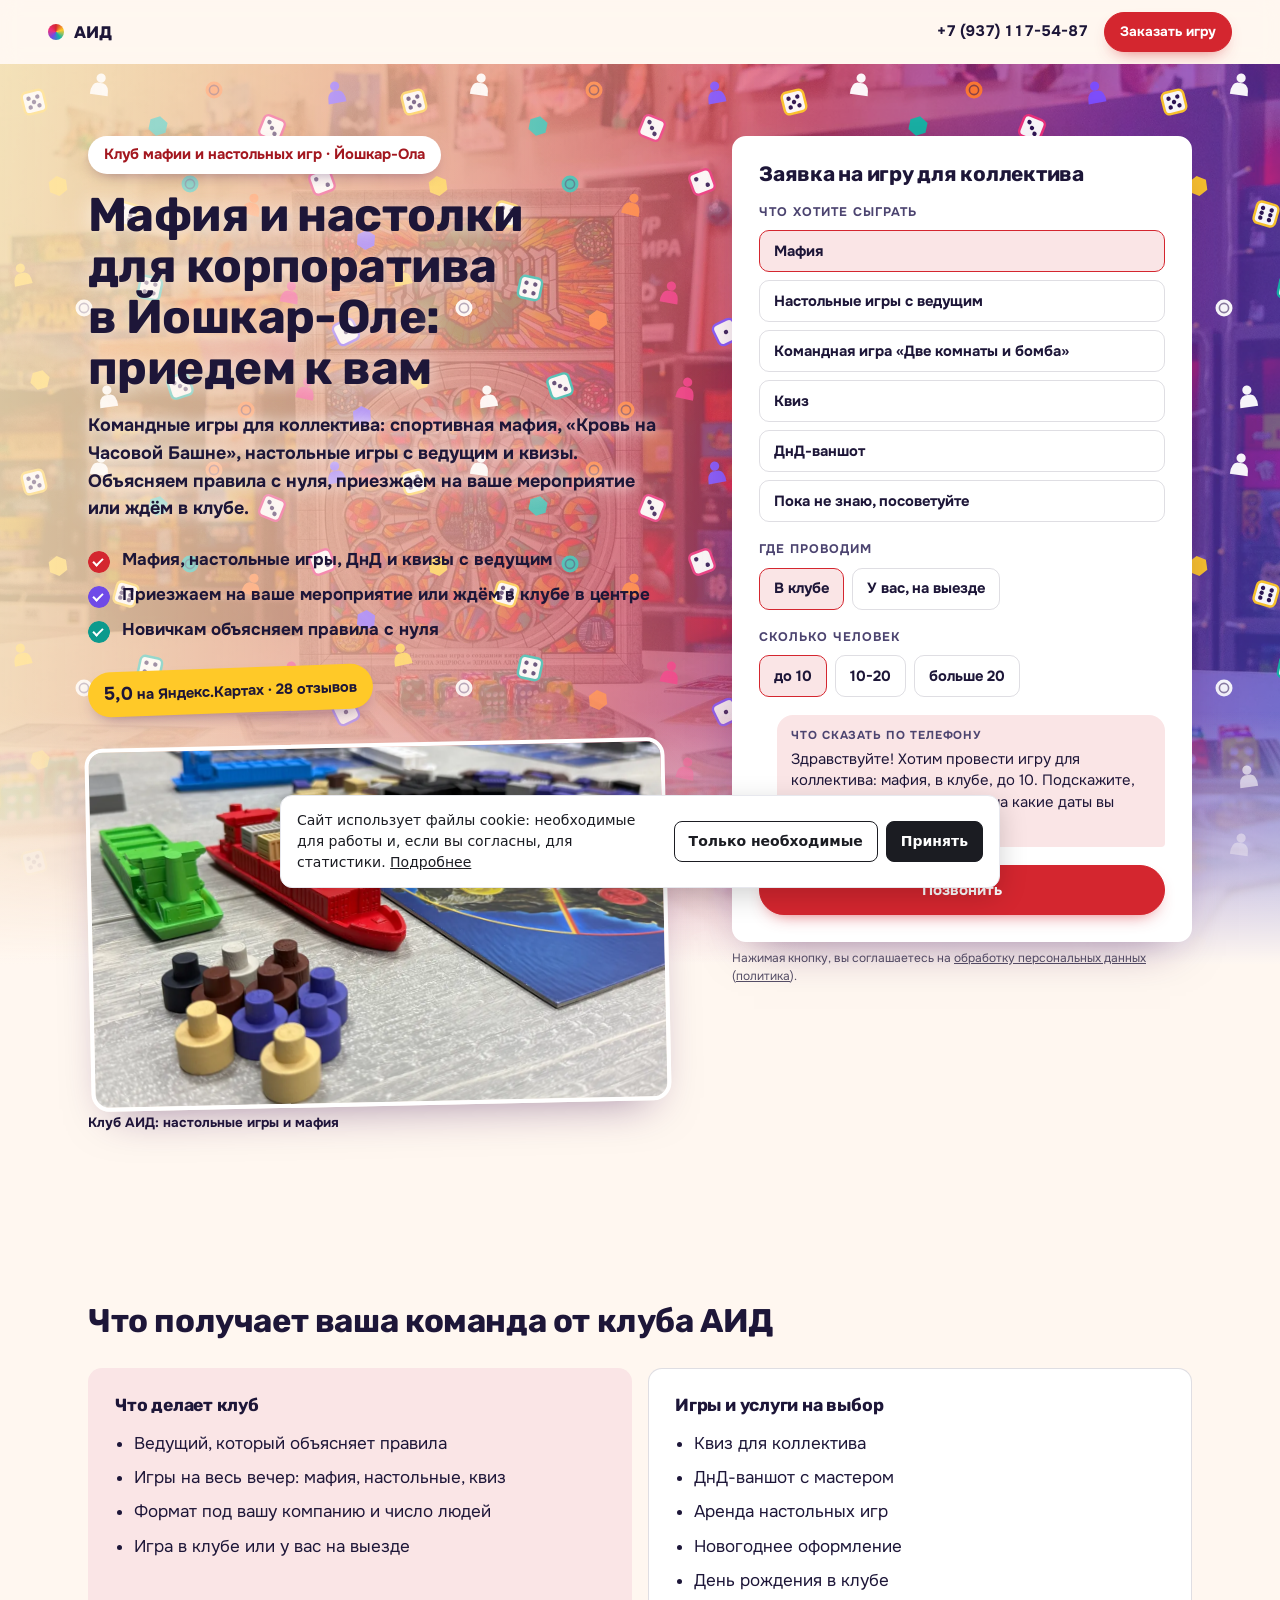
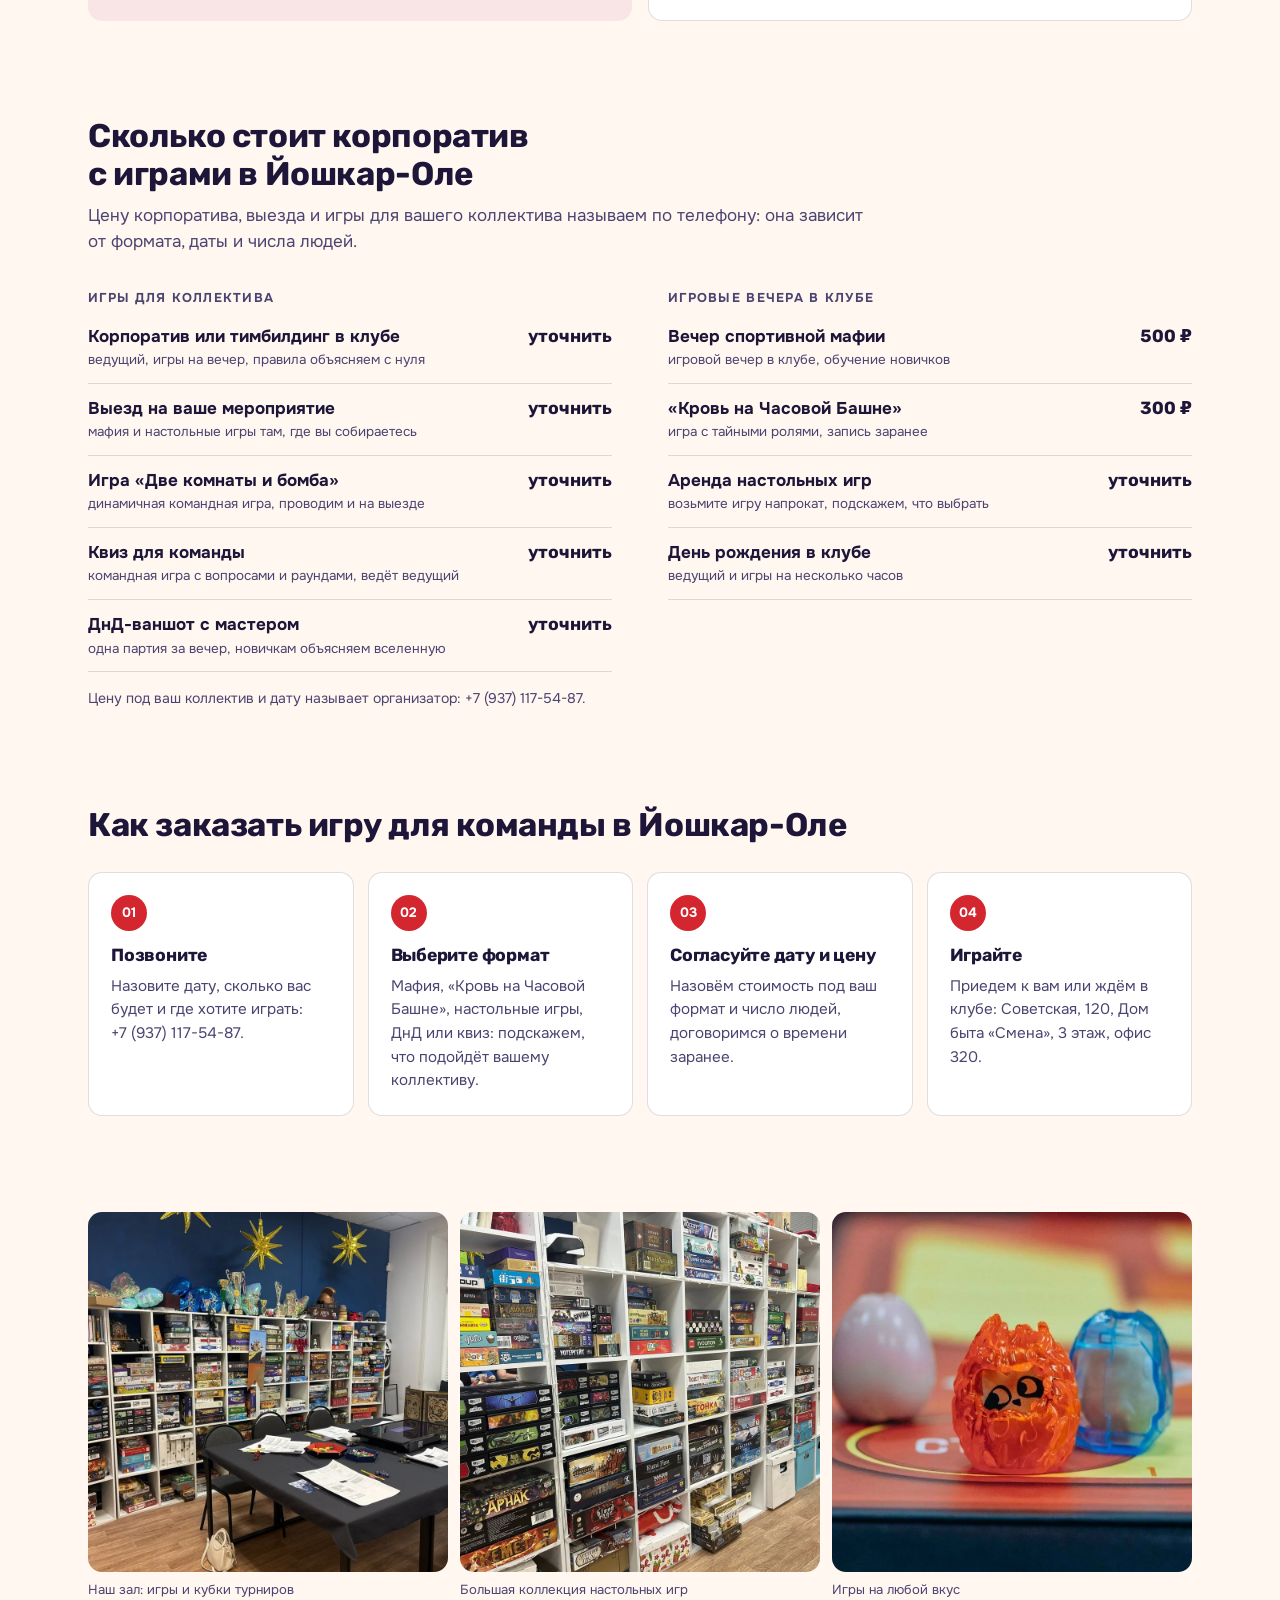
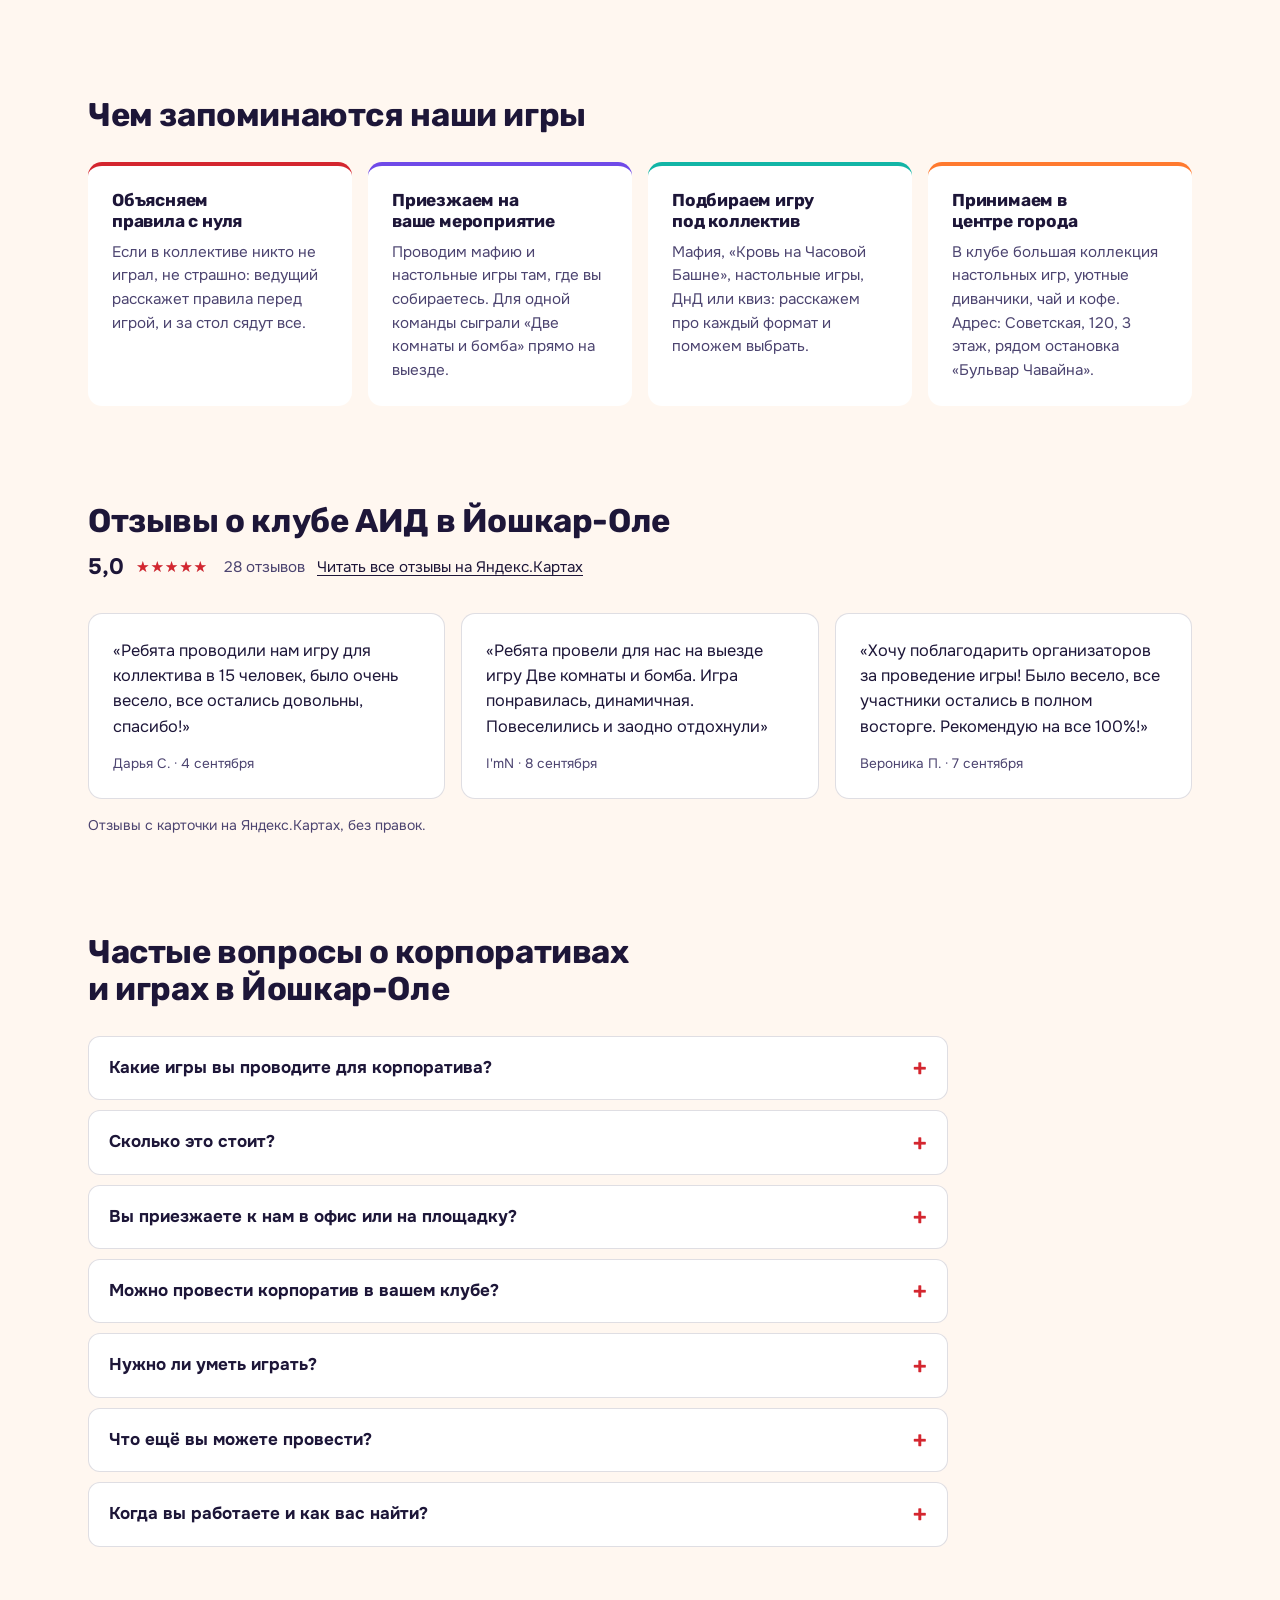
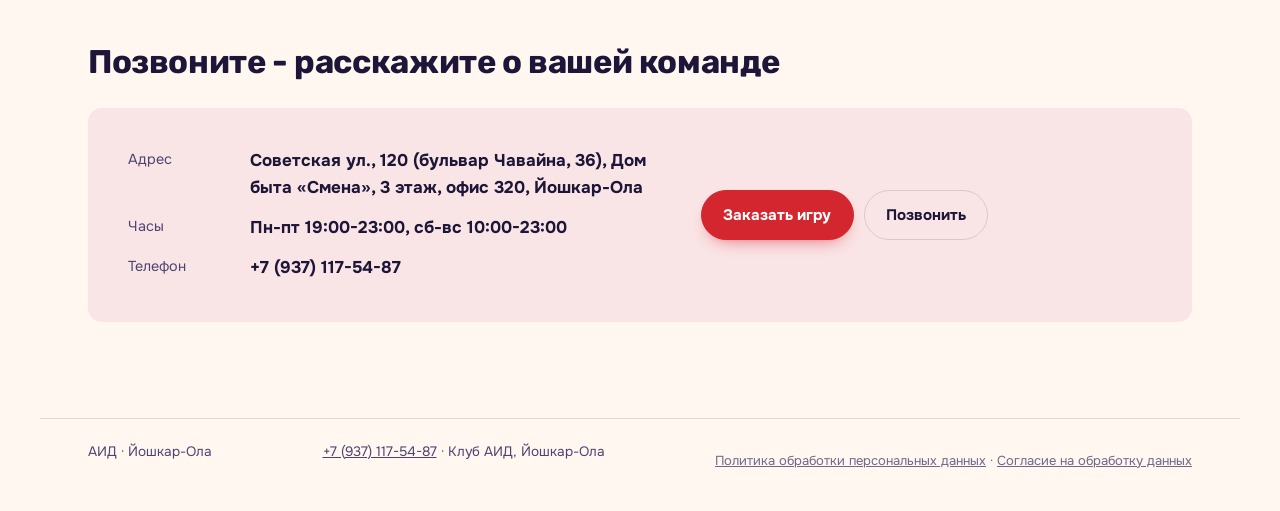
<file: index.html>
<!doctype html>
<html lang="ru">
<head>
<meta charset="utf-8">
<meta name="robots" content="noindex, nofollow" data-publish>
<meta name="viewport" content="width=device-width, initial-scale=1, viewport-fit=cover">
<title>Корпоративы, мафия и настольные игры в Йошкар-Оле - клуб АИД</title>
<link rel="canonical" href="https://ajax55sv-cell.github.io/aid-yoshkar-ola/">
<meta name="description" content="Клуб АИД в Йошкар-Оле: корпоративы и тимбилдинги с мафией, настольными играми, ДнД и квизами, выезды на ваше мероприятие. Советская, 120, 3 этаж. 5,0 на Яндекс Картах, 28 отзывов. Звоните: +7 (937) 117-54-87.">
<meta property="og:type" content="website">
<meta property="og:url" content="https://ajax55sv-cell.github.io/aid-yoshkar-ola/">
<meta property="og:site_name" content="Клуб АИД">
<meta property="og:locale" content="ru_RU">
<meta property="og:title" content="Мафия и настольные игры для корпоратива в Йошкар-Оле - клуб АИД">
<meta property="og:description" content="Клуб АИД в Йошкар-Оле: корпоративы и тимбилдинги с мафией, настольными играми, ДнД и квизами, выезды на ваше мероприятие. Советская, 120, 3 этаж. 5,0 на Яндекс Картах, 28 отзывов. Звоните: +7 (937) 117-54-87.">
<meta property="og:image" content="https://ajax55sv-cell.github.io/aid-yoshkar-ola/assets/og.jpg">
<link rel="preload" as="font" type="font/woff2" href="assets/fonts/rubik-cyrillic-700.woff2" crossorigin>
<link rel="preload" as="image" href="assets/hero.webp" fetchpriority="high">
<link rel="icon" href="data:image/svg+xml,%3Csvg xmlns=%27http://www.w3.org/2000/svg%27 viewBox=%270 0 32 32%27%3E%3Crect x=%276%27 y=%276%27 width=%2720%27 height=%2720%27 rx=%275%27 fill=%27%23d4262f%27/%3E%3C/svg%3E">
<style>
@font-face{font-family:'Rubik';font-style:normal;font-weight:700;font-display:swap;src:url('assets/fonts/rubik-cyrillic-700.woff2') format('woff2');unicode-range:U+0301,U+0400-045F,U+0490-0491,U+04B0-04B1,U+2116;}
@font-face{font-family:'Rubik';font-style:normal;font-weight:700;font-display:swap;src:url('assets/fonts/rubik-latin-700.woff2') format('woff2');unicode-range:U+0000-00FF,U+0131,U+0152-0153,U+02BB-02BC,U+02C6,U+02DA,U+02DC,U+2000-206F,U+20AC,U+2122,U+2191,U+2193,U+2212,U+2215;}
@font-face{font-family:'Onest';font-style:normal;font-weight:400;font-display:swap;src:url('assets/fonts/onest-cyrillic-400.woff2') format('woff2');unicode-range:U+0301,U+0400-045F,U+0490-0491,U+04B0-04B1,U+2116;}
@font-face{font-family:'Onest';font-style:normal;font-weight:400;font-display:swap;src:url('assets/fonts/onest-latin-400.woff2') format('woff2');unicode-range:U+0000-00FF,U+0131,U+0152-0153,U+02BB-02BC,U+02C6,U+02DA,U+02DC,U+2000-206F,U+20AC,U+2122,U+2191,U+2193,U+2212,U+2215;}
@font-face{font-family:'Onest';font-style:normal;font-weight:700;font-display:swap;src:url('assets/fonts/onest-cyrillic-700.woff2') format('woff2');unicode-range:U+0301,U+0400-045F,U+0490-0491,U+04B0-04B1,U+2116;}
@font-face{font-family:'Onest';font-style:normal;font-weight:700;font-display:swap;src:url('assets/fonts/onest-latin-700.woff2') format('woff2');unicode-range:U+0000-00FF,U+0131,U+0152-0153,U+02BB-02BC,U+02C6,U+02DA,U+02DC,U+2000-206F,U+20AC,U+2122,U+2191,U+2193,U+2212,U+2215;}

:root { --c-canvas: #fff7f0; --c-surface: #ffffff; --c-ink: #1d1638; --c-ink-soft: #4c4470; --c-accent: #d4262f; --c-accent-ink: #ffffff; --c-accent-deep: #a3171f; --f-display: 'Rubik', 'Trebuchet MS', 'Segoe UI', system-ui, sans-serif; --f-text: 'Onest', 'Segoe UI', system-ui, sans-serif; --h1k: 1; }
</style>
<link rel="stylesheet" href="style-prod.css">
<script type="application/ld+json">[{"@context":"https://schema.org","@type":"EntertainmentBusiness","name":"АИД","description":"Клуб мафии и настольных игр в Йошкар-Оле: корпоративы, тимбилдинги, выезды с мафией и настольными играми, ДнД, квизы, аренда настольных игр.","url":"https://ajax55sv-cell.github.io/aid-yoshkar-ola/","image":"https://ajax55sv-cell.github.io/aid-yoshkar-ola/assets/og.jpg","telephone":"+79371175487","openingHoursSpecification":[{"@type":"OpeningHoursSpecification","dayOfWeek":["Monday","Tuesday","Wednesday","Thursday","Friday"],"opens":"19:00","closes":"23:00"},{"@type":"OpeningHoursSpecification","dayOfWeek":["Saturday","Sunday"],"opens":"10:00","closes":"23:00"}],"address":{"@type":"PostalAddress","streetAddress":"Советская улица, 120, Дом быта «Смена», 3 этаж, офис 320","addressLocality":"Йошкар-Ола","addressRegion":"Республика Марий Эл","addressCountry":"RU"},"aggregateRating":{"@type":"AggregateRating","ratingValue":"5.0","ratingCount":"31","reviewCount":"28"},"paymentAccepted":"Наличные","hasOfferCatalog":{"@type":"OfferCatalog","name":"Игры и услуги","itemListElement":[{"@type":"Offer","itemOffered":{"@type":"Service","name":"Корпоратив с мафией и настольными играми"}},{"@type":"Offer","itemOffered":{"@type":"Service","name":"Выезд с мафией и настольными играми"}},{"@type":"Offer","itemOffered":{"@type":"Service","name":"Игра Две комнаты и бомба"}},{"@type":"Offer","itemOffered":{"@type":"Service","name":"Квиз для команды"}},{"@type":"Offer","itemOffered":{"@type":"Service","name":"ДнД-ваншот"}},{"@type":"Offer","itemOffered":{"@type":"Service","name":"Вечер спортивной мафии"}},{"@type":"Offer","itemOffered":{"@type":"Service","name":"Аренда настольных игр"}},{"@type":"Offer","itemOffered":{"@type":"Service","name":"День рождения в клубе"}}]},"sameAs":["https://yandex.ru/maps/org/aid/192075537149/","https://vk.ru/mafia_aid"]},{"@context":"https://schema.org","@type":"FAQPage","mainEntity":[{"@type":"Question","name":"Какие игры вы проводите для корпоратива?","acceptedAnswer":{"@type":"Answer","text":"Спортивную мафию, «Кровь на Часовой Башне», настольные игры с ведущим, ДнД-ваншот с мастером, квизы и командную игру «Две комнаты и бомба». Формат подбираем под коллектив: назовите число людей и дату."}},{"@type":"Question","name":"Сколько это стоит?","acceptedAnswer":{"@type":"Answer","text":"Игровой вечер спортивной мафии в клубе стоит 500 ₽, «Кровь на Часовой Башне» - 300 ₽. Цену корпоратива, выезда и игры для вашего коллектива называем по телефону: +7 (937) 117-54-87."}},{"@type":"Question","name":"Вы приезжаете к нам в офис или на площадку?","acceptedAnswer":{"@type":"Answer","text":"Да, проводим выезды с мафией и настольными играми на ваши мероприятия. Назовите дату, место и число людей, организатор подберёт игру."}},{"@type":"Question","name":"Можно провести корпоратив в вашем клубе?","acceptedAnswer":{"@type":"Answer","text":"Да, в клубе можно собраться компанией: у нас большая коллекция настольных игр, чай и кофе. Отмечаем и дни рождения. Сколько человек поместится, называем по телефону."}},{"@type":"Question","name":"Нужно ли уметь играть?","acceptedAnswer":{"@type":"Answer","text":"Нет. Правила объясняем перед игрой, новичков встречаем регулярно: ведущий помогает и подсказывает по ходу партии."}},{"@type":"Question","name":"Что ещё вы можете провести?","acceptedAnswer":{"@type":"Answer","text":"Квизы, ДнД-ваншот с мастером, игры на день рождения, новогодние вечера. Можно взять настольные игры в аренду. Что подойдёт вашей компании, подскажем по звонку."}},{"@type":"Question","name":"Когда вы работаете и как вас найти?","acceptedAnswer":{"@type":"Answer","text":"Клуб работает с понедельника по пятницу с 19:00 до 23:00, в субботу и воскресенье с 10:00 до 23:00. Адрес: Йошкар-Ола, Советская, 120 (бульвар Чавайна, 36), Дом быта «Смена», 3 этаж, офис 320."}}]}]</script>
<style>
/* legal-add */
.legal-links{margin-top:10px;font-size:13px;opacity:.8;hyphens:none}
.legal-links a{color:inherit}
.ckn{margin:8px 0 0;font-size:12px;line-height:1.45;opacity:.75;hyphens:none}
.ckn a{color:inherit;text-decoration:underline}
.ckb{position:fixed;left:12px;right:12px;bottom:12px;z-index:9999;max-width:720px;margin:0 auto;padding:14px 16px;background:#fff;color:#1b1c22;border:1px solid #e7e8ee;border-radius:12px;box-shadow:0 8px 28px rgba(0,0,0,.18);font:400 14px/1.5 system-ui,-apple-system,"Segoe UI",Arial,sans-serif;hyphens:none;display:flex;gap:12px;align-items:center;flex-wrap:wrap}
.ckb p{margin:0;flex:1 1 280px}
.ckb a{color:inherit;text-decoration:underline}
.ckb__b{display:flex;gap:8px;flex-wrap:wrap}
.ckb button{font:inherit;font-weight:600;padding:9px 14px;border-radius:8px;border:1px solid #1b1c22;background:#fff;color:#1b1c22;cursor:pointer}
.ckb button[data-v="all"]{background:#1b1c22;color:#fff}
</style>
</head>
<body class="s-prod" id="top" data-wa="" data-tg="" data-max="">
<header class="s-bar" data-s-bar>
  <a class="s-bar__brand" href="#top"><i aria-hidden="true"></i>АИД</a>
  <div class="s-bar__right">
    <a class="s-bar__tel" href="tel:+79371175487">+7 (937) 117-54-87</a>
    <a class="s-btn s-btn--sm" href="#widget">Заказать игру</a>
  </div>
</header>
<main>
  <section class="s-hero">
    <div class="s-hero__text">
      <p class="s-eyebrow">Клуб мафии и настольных игр · <span class="nw">Йошкар-Ола</span></p>
      <h1>Мафия и настолки для корпоратива в <span class="nw">Йошкар-Оле</span>: приедем к вам</h1>
      <p class="s-lead">Командные игры для коллектива: спортивная мафия, «Кровь на Часовой Башне», настольные игры с ведущим и квизы. Объясняем правила с нуля, приезжаем на ваше мероприятие или ждём в клубе.</p>
      <ul class="s-ticks"><li>Мафия, настольные игры, ДнД и квизы с ведущим</li><li>Приезжаем на ваше мероприятие или ждём в клубе в центре</li><li>Новичкам объясняем правила с нуля</li></ul>
      <p class="s-rating"><b>5,0</b> на Яндекс.Картах · 28 отзывов</p>
      <figure class="s-hero__photo"><img class="" src="assets/igra.webp" alt="Игровое поле с разноцветными корабликами и фишками на столе клуба АИД" loading="lazy" decoding="async" style="object-position:50% 45%"><figcaption>Клуб АИД: настольные игры и мафия</figcaption></figure>
    </div>
    <div class="s-hero__widget" id="widget"><form class="s-widget" data-s-calc data-base="0" data-min="0" data-min-note="минимальный заказ" data-per="{}" data-message="Здравствуйте! Хотим провести игру для коллектива: {выбор}. Подскажите, сколько это будет стоить и на какие даты вы свободны?" onsubmit="return false">
      <h2 class="s-widget__title">Заявка на игру для коллектива</h2>
      <fieldset><legend>Что хотите сыграть</legend><div class="s-chips s-chips--col"><label class="s-chip s-chip--row"><input type="radio" name="game" value="0" data-label="Мафия" data-price="0" checked><span>Мафия</span></label><label class="s-chip s-chip--row"><input type="radio" name="game" value="1" data-label="Настольные игры с ведущим" data-price="0"><span>Настольные игры с ведущим</span></label><label class="s-chip s-chip--row"><input type="radio" name="game" value="2" data-label="Командная игра «Две комнаты и бомба»" data-price="0"><span>Командная игра «Две комнаты и бомба»</span></label><label class="s-chip s-chip--row"><input type="radio" name="game" value="3" data-label="Квиз" data-price="0"><span>Квиз</span></label><label class="s-chip s-chip--row"><input type="radio" name="game" value="4" data-label="ДнД-ваншот" data-price="0"><span><span class="nw">ДнД-ваншот</span></span></label><label class="s-chip s-chip--row"><input type="radio" name="game" value="5" data-label="Пока не знаю, посоветуйте" data-price="0"><span>Пока не знаю, посоветуйте</span></label></div></fieldset>
      <fieldset><legend>Где проводим</legend><div class="s-chips"><label class="s-chip"><input type="radio" name="where" value="0" data-label="В клубе" data-price="0" checked><span>В клубе</span></label><label class="s-chip"><input type="radio" name="where" value="1" data-label="У вас, на выезде" data-price="0"><span>У вас, на выезде</span></label></div></fieldset>
      <fieldset><legend>Сколько человек</legend><div class="s-chips"><label class="s-chip"><input type="radio" name="size" value="0" data-label="до 10" data-price="0" checked><span>до 10</span></label><label class="s-chip"><input type="radio" name="size" value="1" data-label="10-20" data-price="0"><span>10-20</span></label><label class="s-chip"><input type="radio" name="size" value="2" data-label="больше 20" data-price="0"><span>больше 20</span></label></div></fieldset>
      <p class="s-total"><span>Цену назовём по телефону</span><b data-s-total>-</b></p>
      <div class="s-bubble" aria-live="polite"><span class="s-bubble__label">Что сказать по телефону</span><p data-s-bubble></p></div>
      <div class="s-send">
        <a class="s-btn s-btn--wide" href="tel:+79371175487">Позвонить</a>
        
      </div>
      </form><p class="ckn">Нажимая кнопку, вы соглашаетесь на <a href="soglasie.html">обработку персональных данных</a> (<a href="politika.html">политика</a>).</p></div>
    <figure class="s-hero__bg" aria-hidden="true"><img class="" src="assets/hero.webp" alt="Красная светящаяся вывеска AID Mafia Club, настольная игра «Саграда» с цветными кубиками и стеллажи с играми" decoding="async" style="object-position:50% 45%" fetchpriority="high"></figure>
  </section>

  <section class="s-section s-reveal">
    <header class="s-section__head"><h2>Что получает ваша команда от клуба АИД</h2></header>
    <div class="s-incl">
      <div><h3>Что делает клуб</h3><ul><li>Ведущий, который объясняет правила</li><li>Игры на весь вечер: мафия, настольные, квиз</li><li>Формат под вашу компанию и число людей</li><li>Игра в клубе или у вас на выезде</li></ul></div>
      <div><h3>Игры и услуги на выбор</h3><ul><li>Квиз для коллектива</li><li><span class="nw">ДнД-ваншот</span> с мастером</li><li>Аренда настольных игр</li><li>Новогоднее оформление</li><li>День рождения в клубе</li></ul></div>
    </div>
  </section>

  <section class="s-section s-reveal" id="prices">
    <header class="s-section__head"><h2>Сколько стоит корпоратив с играми в <span class="nw">Йошкар-Оле</span></h2><p>Цену корпоратива, выезда и игры для вашего коллектива называем по телефону: она зависит от формата, даты и числа людей.</p></header>
    <div class="s-board"><div class="s-board__group">
      <h3 class="s-board__title">Игры для коллектива</h3>
      <ul class="s-board__list">
        <li class="s-board__row"><span class="s-board__name">Корпоратив или тимбилдинг в клубе<em>ведущий, игры на вечер, правила объясняем с нуля</em></span><span class="s-board__dots" aria-hidden="true"></span><span class="s-board__price">уточнить</span></li>
        <li class="s-board__row"><span class="s-board__name">Выезд на ваше мероприятие<em>мафия и настольные игры там, где вы собираетесь</em></span><span class="s-board__dots" aria-hidden="true"></span><span class="s-board__price">уточнить</span></li>
        <li class="s-board__row"><span class="s-board__name">Игра «Две комнаты и бомба»<em>динамичная командная игра, проводим и на выезде</em></span><span class="s-board__dots" aria-hidden="true"></span><span class="s-board__price">уточнить</span></li>
        <li class="s-board__row"><span class="s-board__name">Квиз для команды<em>командная игра с вопросами и раундами, ведёт ведущий</em></span><span class="s-board__dots" aria-hidden="true"></span><span class="s-board__price">уточнить</span></li>
        <li class="s-board__row"><span class="s-board__name"><span class="nw">ДнД-ваншот</span> с мастером<em>одна партия за вечер, новичкам объясняем вселенную</em></span><span class="s-board__dots" aria-hidden="true"></span><span class="s-board__price">уточнить</span></li>
      </ul>
    </div>
<div class="s-board__group">
      <h3 class="s-board__title">Игровые вечера в клубе</h3>
      <ul class="s-board__list">
        <li class="s-board__row"><span class="s-board__name">Вечер спортивной мафии<em>игровой вечер в клубе, обучение новичков</em></span><span class="s-board__dots" aria-hidden="true"></span><span class="s-board__price">500 ₽</span></li>
        <li class="s-board__row"><span class="s-board__name">«Кровь на Часовой Башне»<em>игра с тайными ролями, запись заранее</em></span><span class="s-board__dots" aria-hidden="true"></span><span class="s-board__price">300 ₽</span></li>
        <li class="s-board__row"><span class="s-board__name">Аренда настольных игр<em>возьмите игру напрокат, подскажем, что выбрать</em></span><span class="s-board__dots" aria-hidden="true"></span><span class="s-board__price">уточнить</span></li>
        <li class="s-board__row"><span class="s-board__name">День рождения в клубе<em>ведущий и игры на несколько часов</em></span><span class="s-board__dots" aria-hidden="true"></span><span class="s-board__price">уточнить</span></li>
      </ul>
    </div></div>
    <p class="s-note">Цену под ваш коллектив и дату называет организатор: +7 (937) 117-54-87.</p>
  </section>

  <section class="s-section s-reveal">
    <header class="s-section__head"><h2>Как заказать игру для команды в <span class="nw">Йошкар-Оле</span></h2></header>
    <ol class="s-steps">
      <li class="s-steps__item"><span class="s-steps__n">01</span><h3>Позвоните</h3><p>Назовите дату, сколько вас будет и где хотите играть: +7 (937) 117-54-87.</p></li>
      <li class="s-steps__item"><span class="s-steps__n">02</span><h3>Выберите формат</h3><p>Мафия, «Кровь на Часовой Башне», настольные игры, ДнД или квиз: подскажем, что подойдёт вашему коллективу.</p></li>
      <li class="s-steps__item"><span class="s-steps__n">03</span><h3>Согласуйте дату и цену</h3><p>Назовём стоимость под ваш формат и число людей, договоримся о времени заранее.</p></li>
      <li class="s-steps__item"><span class="s-steps__n">04</span><h3>Играйте</h3><p>Приедем к вам или ждём в клубе: Советская, 120, Дом быта «Смена», 3 этаж, офис 320.</p></li>
    </ol>
  </section>

  <section class="s-photos s-reveal" aria-label="Фото клуба АИД"><h2 class="sr-only">Фото зала и настольных игр клуба АИД в <span class="nw">Йошкар-Оле</span></h2><figure><img class="" src="assets/zal.webp" alt="Зал клуба: белые стеллажи с настольными играми, кубки на синей стене, стол с листами персонажей" loading="lazy" decoding="async"><figcaption>Наш зал: игры и кубки турниров</figcaption></figure><figure><img class="" src="assets/kollektsiya.webp" alt="Стеллаж с коробками настольных игр от пола до потолка" loading="lazy" decoding="async"><figcaption>Большая коллекция настольных игр</figcaption></figure><figure><img class="" src="assets/fishki.webp" alt="Прозрачные оранжевая и голубая фишки-монстры и яйцо на игровом поле" loading="lazy" decoding="async"><figcaption>Игры на любой вкус</figcaption></figure></section>

  <section class="s-section s-reveal">
    <header class="s-section__head"><h2>Чем запоминаются наши игры</h2></header>
    <ul class="s-promises">
      <li><h3>Объясняем правила с нуля</h3><p>Если в коллективе никто не играл, не страшно: ведущий расскажет правила перед игрой, и за стол сядут все.</p></li>
      <li><h3>Приезжаем на ваше мероприятие</h3><p>Проводим мафию и настольные игры там, где вы собираетесь. Для одной команды сыграли «Две комнаты и бомба» прямо на выезде.</p></li>
      <li><h3>Подбираем игру под коллектив</h3><p>Мафия, «Кровь на Часовой Башне», настольные игры, ДнД или квиз: расскажем про каждый формат и поможем выбрать.</p></li>
      <li><h3>Принимаем в центре города</h3><p>В клубе большая коллекция настольных игр, уютные диванчики, чай и кофе. Адрес: Советская, 120, 3 этаж, рядом остановка «Бульвар Чавайна».</p></li>
    </ul>
  </section>

  <section class="s-section s-reveal">
    <header class="s-section__head s-section__head--reviews"><h2>Отзывы о клубе АИД в <span class="nw">Йошкар-Оле</span></h2><p class="s-reviews__rating"><span class="s-reviews__num">5,0</span><span class="s-reviews__stars" style="--r: 5" aria-label="рейтинг 5,0 из 5"></span><span class="s-reviews__count">28 отзывов</span><a class="s-reviews__all" href="https://yandex.ru/maps/org/aid/192075537149/" target="_blank" rel="noopener">Читать все отзывы на Яндекс.Картах</a></p></header>
    <ul class="s-reviews">
      <li><blockquote>«Ребята проводили нам игру для коллектива в 15 человек, было очень весело, все остались довольны, спасибо!»</blockquote><p class="s-reviews__who">Дарья С. · 4 сентября</p></li>
      <li><blockquote>«Ребята провели для нас на выезде игру Две комнаты и бомба. Игра понравилась, динамичная. Повеселились и заодно отдохнули»</blockquote><p class="s-reviews__who">I'mN · 8 сентября</p></li>
      <li><blockquote>«Хочу поблагодарить организаторов за проведение игры! Было весело, все участники остались в полном восторге. Рекомендую на все 100%!»</blockquote><p class="s-reviews__who">Вероника П. · 7 сентября</p></li>
    </ul>
    <p class="s-note">Отзывы с карточки на Яндекс.Картах, без правок.</p>
  </section>

  <section class="s-section s-reveal">
    <header class="s-section__head"><h2>Частые вопросы о корпоративах и играх в <span class="nw">Йошкар-Оле</span></h2></header>
    <div class="s-faq"><details><summary>Какие игры вы проводите для корпоратива?</summary><p>Спортивную мафию, «Кровь на Часовой Башне», настольные игры с ведущим, <span class="nw">ДнД-ваншот</span> с мастером, квизы и командную игру «Две комнаты и бомба». Формат подбираем под коллектив: назовите число людей и дату.</p></details><details><summary>Сколько это стоит?</summary><p>Игровой вечер спортивной мафии в клубе стоит 500 ₽, «Кровь на Часовой Башне» - 300 ₽. Цену корпоратива, выезда и игры для вашего коллектива называем по телефону: +7 (937) 117-54-87.</p></details><details><summary>Вы приезжаете к нам в офис или на площадку?</summary><p>Да, проводим выезды с мафией и настольными играми на ваши мероприятия. Назовите дату, место и число людей, организатор подберёт игру.</p></details><details><summary>Можно провести корпоратив в вашем клубе?</summary><p>Да, в клубе можно собраться компанией: у нас большая коллекция настольных игр, чай и кофе. Отмечаем и дни рождения. Сколько человек поместится, называем по телефону.</p></details><details><summary>Нужно ли уметь играть?</summary><p>Нет. Правила объясняем перед игрой, новичков встречаем регулярно: ведущий помогает и подсказывает по ходу партии.</p></details><details><summary>Что ещё вы можете провести?</summary><p>Квизы, <span class="nw">ДнД-ваншот</span> с мастером, игры на день рождения, новогодние вечера. Можно взять настольные игры в аренду. Что подойдёт вашей компании, подскажем по звонку.</p></details><details><summary>Когда вы работаете и как вас найти?</summary><p>Клуб работает с понедельника по пятницу с 19:00 до 23:00, в субботу и воскресенье с 10:00 до 23:00. Адрес: <span class="nw">Йошкар-Ола</span>, Советская, 120 (бульвар Чавайна, 36), Дом быта «Смена», 3 этаж, офис 320.</p></details></div>
  </section>

  <section class="s-section s-final s-reveal" id="contacts">
    <header class="s-section__head"><h2>Позвоните - расскажите о вашей команде</h2></header>
    <div class="s-contacts">
      <dl>
        <div><dt>Адрес</dt><dd>Советская ул., 120 (бульвар Чавайна, 36), Дом быта «Смена», 3 этаж, офис 320, <span class="nw">Йошкар-Ола</span></dd></div>
        <div><dt>Часы</dt><dd><span class="nw">Пн-пт</span> 19:00-23:00, <span class="nw">сб-вс</span> 10:00-23:00</dd></div>
        <div><dt>Телефон</dt><dd><a href="tel:+79371175487">+7 (937) 117-54-87</a></dd></div>
      </dl>
      <div class="s-contacts__actions">
        <a class="s-btn" href="#widget">Заказать игру</a>
        <a class="s-btn s-btn--ghost" href="tel:+79371175487">Позвонить</a>
        
      </div>
    </div>
  </section>
</main>
<footer class="s-foot"><p>АИД · <span class="nw">Йошкар-Ола</span></p><p><a href="tel:+79371175487">+7 (937) 117-54-87</a> · Клуб АИД, <span class="nw">Йошкар-Ола</span></p><p class="legal-links"><a href="politika.html">Политика обработки персональных данных</a> · <a href="soglasie.html">Согласие на обработку данных</a></p></footer>
<nav class="s-dock" aria-label="Быстрая связь"><a class="s-btn" href="#widget">Заказать игру</a><a class="s-btn s-btn--ghost" href="tel:+79371175487">Позвонить</a></nav>
<script src="style.js" defer></script>
<script>
(function(){var K='cookie-choice';try{if(localStorage.getItem(K))return}catch(e){}
var b=document.createElement('div');b.className='ckb';b.setAttribute('role','dialog');b.setAttribute('aria-label','Файлы cookie');
b.innerHTML='<p>Сайт использует файлы cookie: необходимые для работы и, если вы согласны, для статистики. <a href="politika.html">Подробнее</a></p><div class="ckb__b"><button type="button" data-v="necessary">Только необходимые</button><button type="button" data-v="all">Принять</button></div>';
b.addEventListener('click',function(e){var v=e.target.getAttribute&&e.target.getAttribute('data-v');if(!v)return;try{localStorage.setItem(K,v)}catch(x){}try{document.dispatchEvent(new CustomEvent('cookie-choice',{detail:v}))}catch(x){}b.remove()});
document.body.appendChild(b)})();
</script>
<!-- legal-add -->
</body>
</html>
</file>
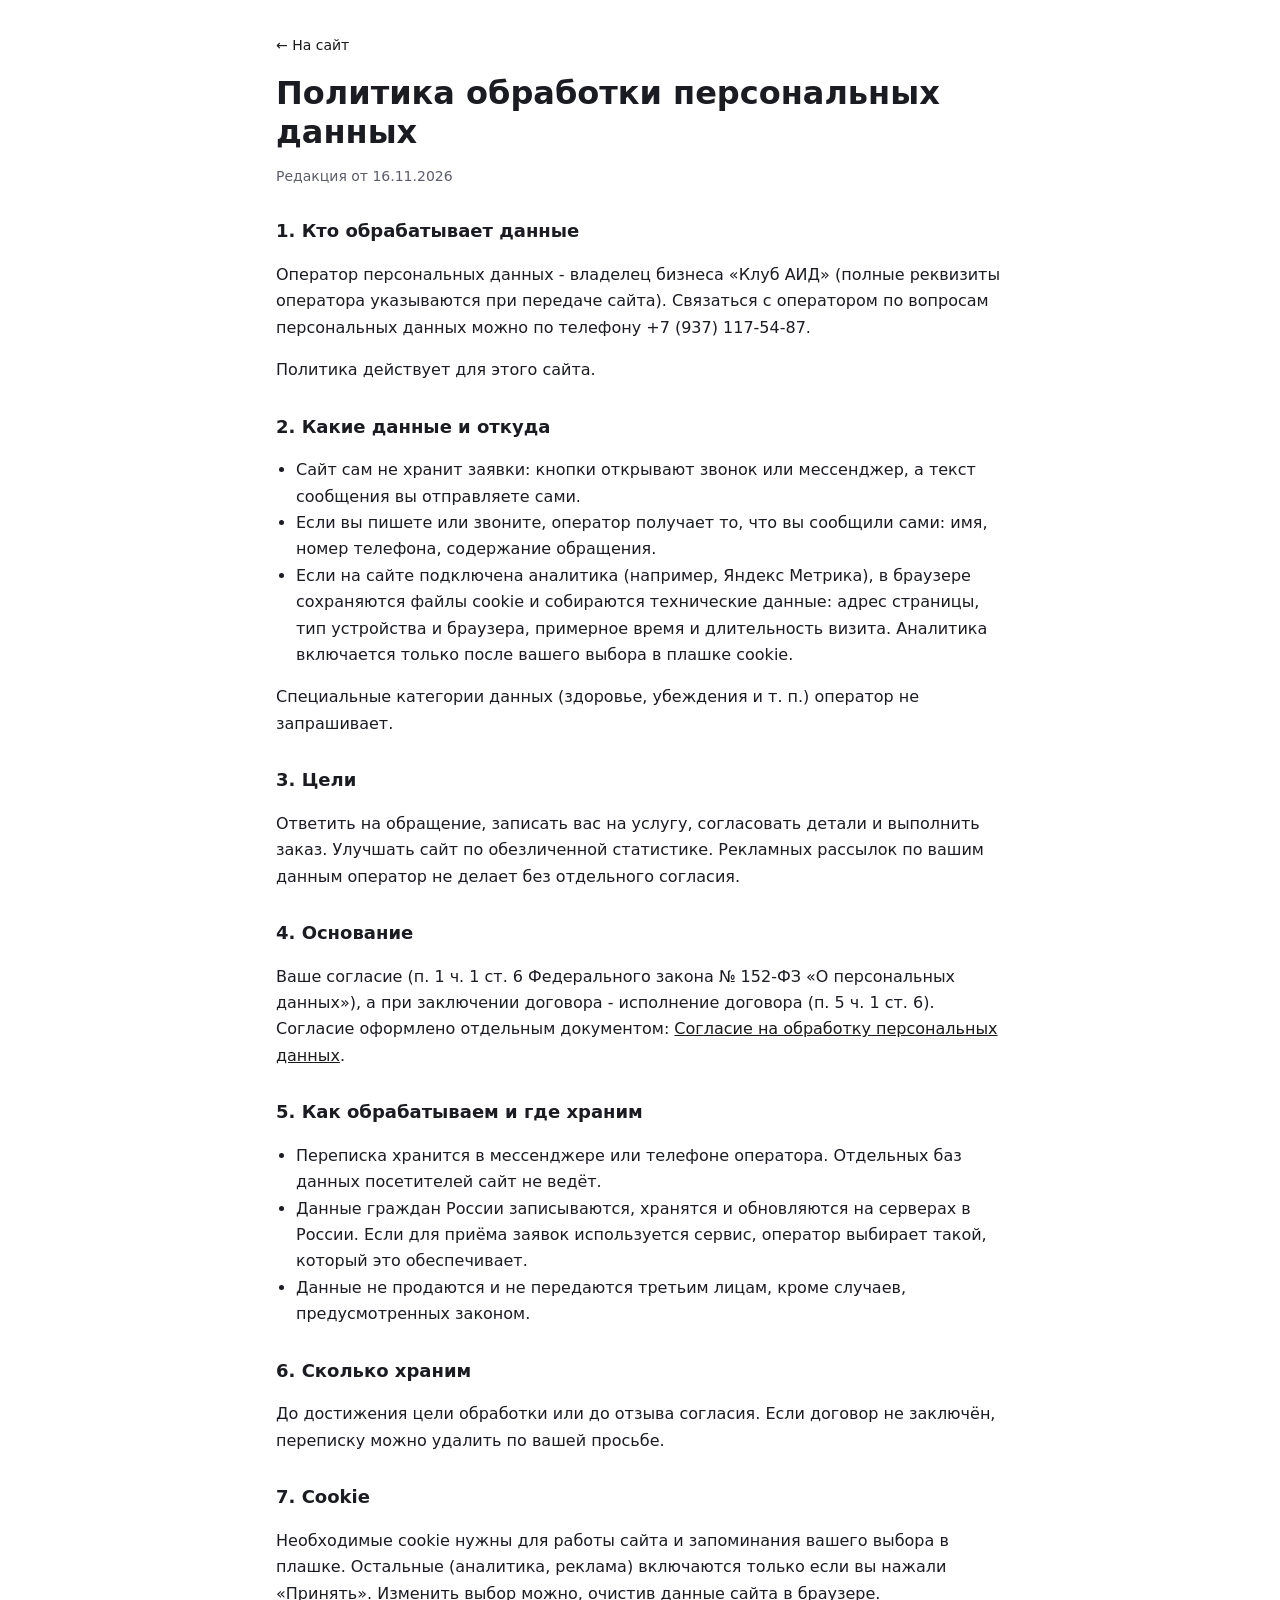
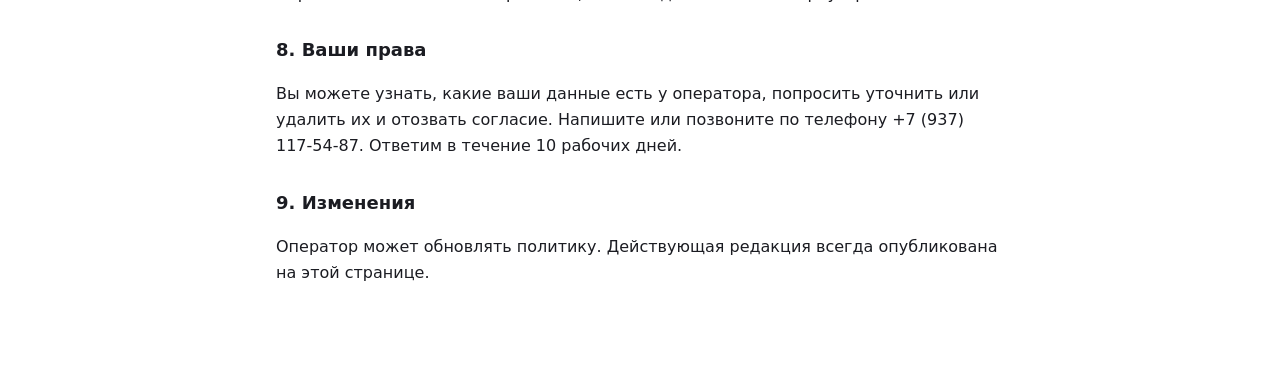
<file: politika.html>
<!doctype html>
<html lang="ru">
<head>
<meta charset="utf-8">
<meta name="viewport" content="width=device-width, initial-scale=1">
<title>Политика обработки персональных данных - Клуб АИД</title>
<style>:root{--accent:#1a1a1a;--ink:#1b1c22;--ink-2:#5b5d68;--line:#e7e8ee}
*{box-sizing:border-box}
html,body,h1,h2,p,li{hyphens:none;-webkit-hyphens:none}
body{margin:0;background:#fff;color:var(--ink);font:400 16px/1.65 system-ui,-apple-system,"Segoe UI",Arial,sans-serif}
main{max-width:760px;margin:0 auto;padding:32px 16px 64px}
a{color:var(--accent)}
h1{font-size:clamp(24px,4vw,32px);line-height:1.2;margin:16px 0 6px}
h2{font-size:18px;margin:28px 0 8px}
.muted{color:var(--ink-2);font-size:14px}
.back{font-size:14px;text-decoration:none}
ul{padding-left:20px}</style>
</head>
<body>
<main>
<a class="back" href="./">← На сайт</a>
<h1>Политика обработки персональных данных</h1>
<p class="muted">Редакция от 16.11.2026</p>

<h2>1. Кто обрабатывает данные</h2>
<p>Оператор персональных данных - владелец бизнеса «Клуб АИД» (полные реквизиты оператора указываются при передаче сайта). Связаться с оператором по вопросам персональных данных можно по телефону +7 (937) 117-54-87.</p>
<p>Политика действует для этого сайта.</p>

<h2>2. Какие данные и откуда</h2>
<ul>
<li>Сайт сам не хранит заявки: кнопки открывают звонок или мессенджер, а текст сообщения вы отправляете сами.</li>
<li>Если вы пишете или звоните, оператор получает то, что вы сообщили сами: имя, номер телефона, содержание обращения.</li>
<li>Если на сайте подключена аналитика (например, Яндекс Метрика), в браузере сохраняются файлы cookie и собираются технические данные: адрес страницы, тип устройства и браузера, примерное время и длительность визита. Аналитика включается только после вашего выбора в плашке cookie.</li>
</ul>
<p>Специальные категории данных (здоровье, убеждения и т. п.) оператор не запрашивает.</p>

<h2>3. Цели</h2>
<p>Ответить на обращение, записать вас на услугу, согласовать детали и выполнить заказ. Улучшать сайт по обезличенной статистике. Рекламных рассылок по вашим данным оператор не делает без отдельного согласия.</p>

<h2>4. Основание</h2>
<p>Ваше согласие (п. 1 ч. 1 ст. 6 Федерального закона № 152-ФЗ «О персональных данных»), а при заключении договора - исполнение договора (п. 5 ч. 1 ст. 6). Согласие оформлено отдельным документом: <a href="soglasie.html">Согласие на обработку персональных данных</a>.</p>

<h2>5. Как обрабатываем и где храним</h2>
<ul>
<li>Переписка хранится в мессенджере или телефоне оператора. Отдельных баз данных посетителей сайт не ведёт.</li>
<li>Данные граждан России записываются, хранятся и обновляются на серверах в России. Если для приёма заявок используется сервис, оператор выбирает такой, который это обеспечивает.</li>
<li>Данные не продаются и не передаются третьим лицам, кроме случаев, предусмотренных законом.</li>
</ul>

<h2>6. Сколько храним</h2>
<p>До достижения цели обработки или до отзыва согласия. Если договор не заключён, переписку можно удалить по вашей просьбе.</p>

<h2>7. Cookie</h2>
<p>Необходимые cookie нужны для работы сайта и запоминания вашего выбора в плашке. Остальные (аналитика, реклама) включаются только если вы нажали «Принять». Изменить выбор можно, очистив данные сайта в браузере.</p>

<h2>8. Ваши права</h2>
<p>Вы можете узнать, какие ваши данные есть у оператора, попросить уточнить или удалить их и отозвать согласие. Напишите или позвоните по телефону +7 (937) 117-54-87. Ответим в течение 10 рабочих дней.</p>

<h2>9. Изменения</h2>
<p>Оператор может обновлять политику. Действующая редакция всегда опубликована на этой странице.</p>

</main>
</body>
</html>
</file>
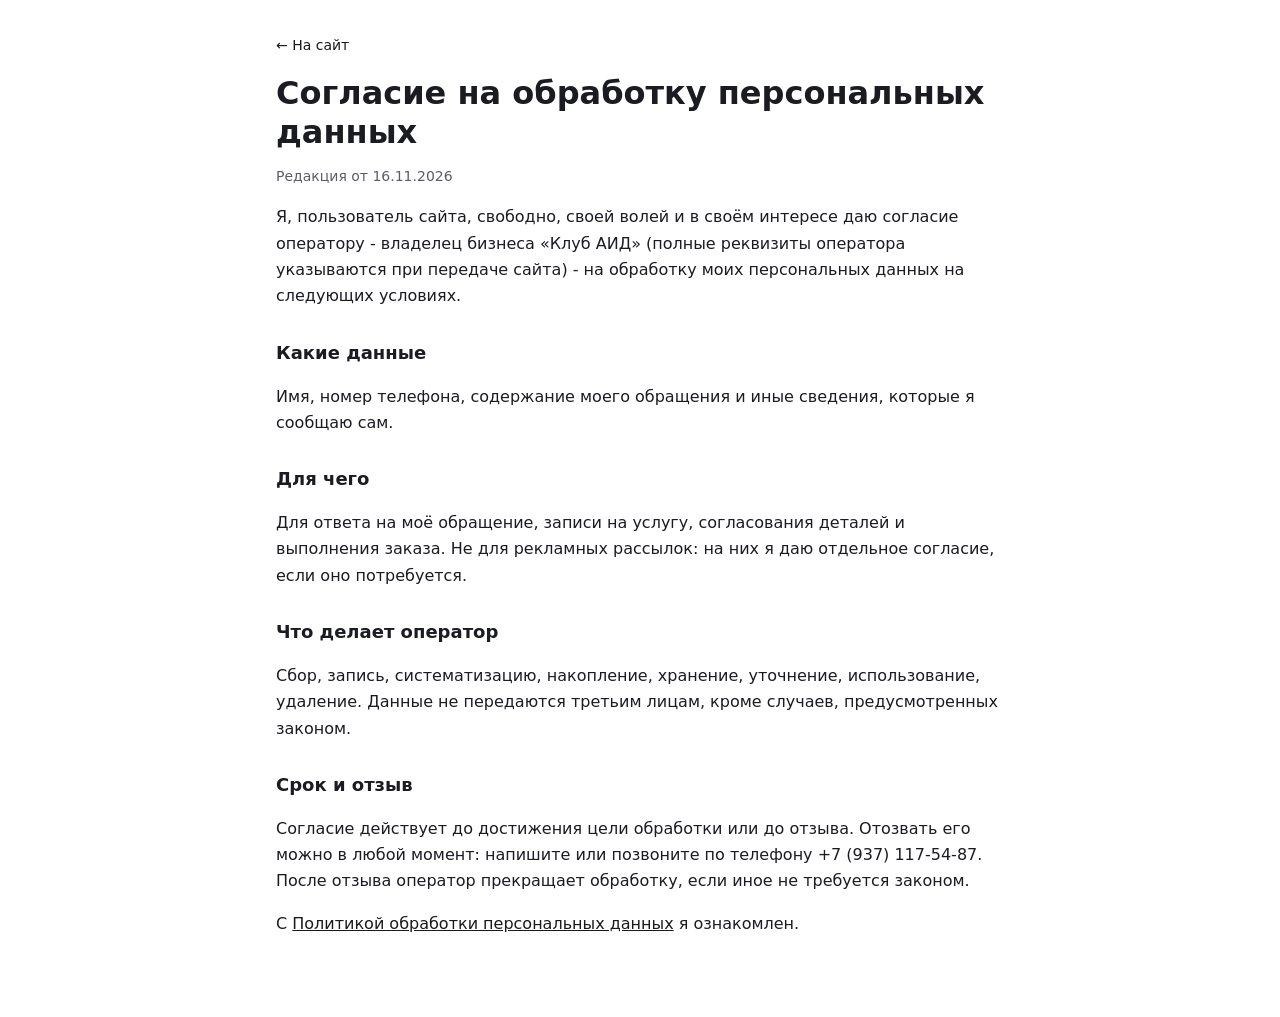
<file: soglasie.html>
<!doctype html>
<html lang="ru">
<head>
<meta charset="utf-8">
<meta name="viewport" content="width=device-width, initial-scale=1">
<title>Согласие на обработку персональных данных - Клуб АИД</title>
<style>:root{--accent:#1a1a1a;--ink:#1b1c22;--ink-2:#5b5d68;--line:#e7e8ee}
*{box-sizing:border-box}
html,body,h1,h2,p,li{hyphens:none;-webkit-hyphens:none}
body{margin:0;background:#fff;color:var(--ink);font:400 16px/1.65 system-ui,-apple-system,"Segoe UI",Arial,sans-serif}
main{max-width:760px;margin:0 auto;padding:32px 16px 64px}
a{color:var(--accent)}
h1{font-size:clamp(24px,4vw,32px);line-height:1.2;margin:16px 0 6px}
h2{font-size:18px;margin:28px 0 8px}
.muted{color:var(--ink-2);font-size:14px}
.back{font-size:14px;text-decoration:none}
ul{padding-left:20px}</style>
</head>
<body>
<main>
<a class="back" href="./">← На сайт</a>
<h1>Согласие на обработку персональных данных</h1>
<p class="muted">Редакция от 16.11.2026</p>

<p>Я, пользователь сайта, свободно, своей волей и в своём интересе даю согласие оператору - владелец бизнеса «Клуб АИД» (полные реквизиты оператора указываются при передаче сайта) - на обработку моих персональных данных на следующих условиях.</p>

<h2>Какие данные</h2>
<p>Имя, номер телефона, содержание моего обращения и иные сведения, которые я сообщаю сам.</p>

<h2>Для чего</h2>
<p>Для ответа на моё обращение, записи на услугу, согласования деталей и выполнения заказа. Не для рекламных рассылок: на них я даю отдельное согласие, если оно потребуется.</p>

<h2>Что делает оператор</h2>
<p>Сбор, запись, систематизацию, накопление, хранение, уточнение, использование, удаление. Данные не передаются третьим лицам, кроме случаев, предусмотренных законом.</p>

<h2>Срок и отзыв</h2>
<p>Согласие действует до достижения цели обработки или до отзыва. Отозвать его можно в любой момент: напишите или позвоните по телефону +7 (937) 117-54-87. После отзыва оператор прекращает обработку, если иное не требуется законом.</p>

<p>С <a href="politika.html">Политикой обработки персональных данных</a> я ознакомлен.</p>

</main>
</body>
</html>
</file>
<file: style-prod.css>
/* Стиль «Продающий»: лендинг под заявки. Главная деталь – калькулятор или онлайн-запись на первом экране
   и живое «сообщение-превью», которое уходит владельцу в мессенджер. Цвета и шрифты – из палитры ниши. */
*, *::before, *::after { box-sizing: border-box; }
:root {
  --hair: color-mix(in srgb, var(--c-ink) 14%, transparent);
  --tint: color-mix(in srgb, var(--c-accent) 12%, var(--c-surface));
  --wrap: 1200px; --gut: clamp(16px, 4vw, 48px);
  --r: 14px;
  --shadow: 0 18px 50px -18px color-mix(in srgb, #000 55%, transparent);
}
html { scroll-behavior: smooth; -webkit-text-size-adjust: 100%; overflow-x: clip; }
body { margin: 0; background: var(--c-canvas); color: var(--c-ink); font: 400 17px/1.55 var(--f-text); -webkit-font-smoothing: antialiased; }
img { display: block; max-width: 100%; }
a { color: inherit; }
h1, h2, h3 { font-family: var(--f-display); font-weight: 700; line-height: 1.06; margin: 0; letter-spacing: -.015em; text-wrap: balance; }
p { margin: 0; }
fieldset { border: 0; margin: 0; padding: 0; min-width: 0; }
:focus-visible { outline: 2px solid var(--c-accent); outline-offset: 3px; border-radius: 4px; }

.s-btn { display: inline-flex; align-items: center; justify-content: center; min-height: 50px; padding: 0 1.4em; border-radius: 999px;
  background: var(--c-accent); color: var(--c-accent-ink); font: 700 .95rem/1.1 var(--f-text); text-decoration: none; border: 1px solid var(--c-accent);
  text-align: center; transition: filter .2s ease, transform .2s ease; cursor: pointer; }
.s-btn:hover { filter: brightness(1.07); }
.s-btn:active { transform: translateY(1px); }
.s-btn--sm { min-height: 40px; padding: 0 1.1em; font-size: .85rem; }
.s-btn--ghost { background: transparent; color: var(--c-ink); border-color: var(--hair); font-weight: 600; }
.s-btn--wide { flex: 1; }

/* шапка */
.s-bar { position: sticky; top: 0; z-index: 30; display: flex; align-items: center; justify-content: space-between; gap: 16px;
  padding: 10px var(--gut); background: color-mix(in srgb, var(--c-canvas) 88%, transparent); -webkit-backdrop-filter: blur(10px); backdrop-filter: blur(10px); }
.s-bar.is-scrolled { box-shadow: 0 1px 0 var(--hair); }
.s-bar__brand { font: 700 1rem/1 var(--f-display); text-decoration: none; display: inline-flex; align-items: center; gap: .6em; min-height: 44px; white-space: nowrap; min-width: 0; }
.s-bar__brand i { width: .75em; height: .75em; border-radius: 50%; background: var(--c-accent); }
.s-bar__right { display: flex; align-items: center; gap: 16px; }
.s-bar__tel { text-decoration: none; font-weight: 700; font-size: .95rem; font-variant-numeric: tabular-nums; }

main { max-width: var(--wrap); margin: 0 auto; padding: 0 var(--gut); }

/* первый экран: текст слева, виджет справа, фото ниши – приглушённым фоном */
.s-hero { position: relative; display: grid; grid-template-columns: minmax(0, 1fr) minmax(0, 460px); gap: clamp(28px, 5vw, 64px); align-items: start;
  padding: clamp(32px, 6vw, 72px) 0 clamp(40px, 6vw, 72px); isolation: isolate; }
.s-hero__bg { position: absolute; z-index: -1; margin: 0; top: 0; left: calc(50% - 50vw); width: 100vw; height: min(78%, 620px); overflow: hidden; }
.s-hero__bg img { width: 100%; height: 100%; object-fit: cover; opacity: .3; filter: saturate(.85); }
.s-hero__bg::after { content: ""; position: absolute; inset: 0; background: linear-gradient(180deg, color-mix(in srgb, var(--c-canvas) 40%, transparent), var(--c-canvas) 96%); }
/* фото бизнеса крупно в левой колонке: владелец узнаёт своё место с первого экрана */
.s-hero__photo { margin: 30px 0 0; }
.s-hero__photo img { width: 100%; aspect-ratio: 16 / 9; object-fit: cover; border-radius: var(--r); border: 1px solid var(--hair); }
.s-hero__photo figcaption { margin-top: 8px; font-size: .84rem; color: var(--c-ink-soft); }
.s-eyebrow { display: inline-block; font-size: .8rem; font-weight: 700; letter-spacing: .1em; text-transform: uppercase; color: var(--c-accent-deep, var(--c-accent)); margin-bottom: 16px; }
.s-hero h1 { font-size: calc(clamp(2.1rem, 4.4vw, 3.7rem) * var(--h1k, 1)); overflow-wrap: normal; hyphens: none; }
.s-lead { margin-top: 18px; font-size: 1.12rem; color: var(--c-ink-soft); max-width: 32em; }
.s-ticks { list-style: none; margin: 26px 0 0; padding: 0; display: grid; gap: 12px; }
.s-ticks li { position: relative; padding-left: 34px; font-weight: 600; line-height: 1.35; }
.s-ticks li::before { content: ""; position: absolute; left: 0; top: .1em; width: 22px; height: 22px; border-radius: 50%; background: var(--c-accent);
  -webkit-mask: radial-gradient(circle, #000 0 100%); }
.s-ticks li::after { content: ""; position: absolute; left: 7px; top: calc(.1em + 5px); width: 6px; height: 10px; border: solid var(--c-accent-ink); border-width: 0 2px 2px 0; transform: rotate(45deg); }
.s-rating { margin-top: 26px; font-size: .92rem; color: var(--c-ink-soft); }
.s-rating b { color: var(--c-ink); font-size: 1.1rem; }

/* виджет */
.s-hero__widget { position: sticky; top: 76px; }
.s-widget { background: var(--c-surface); border-radius: var(--r); padding: 24px; box-shadow: var(--shadow); display: grid; gap: 18px; border: 1px solid var(--hair); }
.s-widget__title { font-size: 1.3rem; }
.s-widget legend, .s-range label { font-size: .78rem; font-weight: 700; letter-spacing: .08em; text-transform: uppercase; color: var(--c-ink-soft); margin-bottom: 8px; padding: 0; }
.s-chips { display: flex; flex-wrap: wrap; gap: 8px; }
.s-chips--col { flex-direction: column; flex-wrap: nowrap; }
.s-chip { position: relative; display: inline-flex; align-items: center; gap: 10px; min-height: 42px; padding: 8px 14px; border-radius: 10px; border: 1px solid var(--hair);
  cursor: pointer; font-size: .92rem; font-weight: 600; transition: border-color .15s ease, background-color .15s ease; }
.s-chip--row { justify-content: space-between; }
.s-chip--row b { font-weight: 700; white-space: nowrap; font-variant-numeric: tabular-nums; }
.s-chip--row b small { font-weight: 500; color: var(--c-ink-soft); }
.s-chip__p { font-weight: 500; font-size: .8rem; color: var(--c-ink-soft); white-space: nowrap; }
.s-chip input { position: absolute; opacity: 0; pointer-events: none; }
.s-chip:has(input:checked) { border-color: var(--c-accent); background: var(--tint); }
.s-chip:has(input:focus-visible) { outline: 2px solid var(--c-accent); outline-offset: 2px; }
.s-chip[aria-disabled="true"] { opacity: .4; cursor: default; }
.s-check { display: flex; align-items: center; gap: 10px; font-weight: 600; font-size: .92rem; cursor: pointer; }
.s-check input { width: 20px; height: 20px; accent-color: var(--c-accent); }
.s-check b { margin-left: auto; font-variant-numeric: tabular-nums; }
.s-range { display: grid; gap: 6px; }
.s-range label { display: flex; justify-content: space-between; margin: 0; }
.s-range label b { color: var(--c-ink); font-size: 1rem; font-weight: 700; letter-spacing: 0; text-transform: none; font-variant-numeric: tabular-nums; }
.s-range input { width: 100%; accent-color: var(--c-accent); height: 28px; }
.s-total { display: flex; align-items: baseline; justify-content: space-between; gap: 12px; padding-top: 14px; border-top: 1px solid var(--hair); }
.s-total span { color: var(--c-ink-soft); font-weight: 600; }
.s-total b { font: 700 1.9rem/1 var(--f-display); font-variant-numeric: tabular-nums; color: var(--c-accent); }

/* сообщение-превью: пузырь чата */
.s-bubble { position: relative; background: var(--tint); border-radius: 16px 16px 4px 16px; padding: 12px 14px; margin-left: 18px; }
.s-bubble__label { display: block; font-size: .72rem; font-weight: 700; letter-spacing: .08em; text-transform: uppercase; color: var(--c-ink-soft); margin-bottom: 4px; }
.s-bubble p { font-size: .93rem; line-height: 1.45; }
.s-send { display: flex; gap: 8px; }
.s-send__note { font-size: .82rem; color: var(--c-accent-deep, var(--c-accent)); }
.s-demo { font-size: .78rem; color: var(--c-ink-soft); }

/* секции */
.s-section { padding: clamp(56px, 8vw, 96px) 0 0; }
.s-section__head { display: grid; gap: 10px; margin-bottom: 28px; max-width: 46em; }
.s-section__head h2 { font-size: clamp(1.7rem, 3.2vw, 2.5rem); }
.s-section__head p { color: var(--c-ink-soft); }
.s-note { margin-top: 16px; font-size: .88rem; color: var(--c-ink-soft); max-width: 52em; }

.s-incl { display: grid; grid-template-columns: 1fr 1fr; gap: 16px; }
.s-incl > div { background: var(--c-surface); border-radius: var(--r); padding: 26px; border: 1px solid var(--hair); }
.s-incl > div:first-child { background: var(--tint); border-color: transparent; }
.s-incl h3 { font-size: 1.1rem; margin-bottom: 14px; }
.s-incl ul { margin: 0; padding-left: 1.1em; display: grid; gap: 8px; }

.s-board { display: grid; grid-template-columns: repeat(auto-fit, minmax(min(100%, 420px), 1fr)); gap: 12px 56px; }
.s-board__title { font: 700 .8rem var(--f-text); letter-spacing: .1em; text-transform: uppercase; color: var(--c-ink-soft); margin: 6px 0; }
.s-board__list { list-style: none; margin: 0; padding: 0; }
.s-board__row { display: flex; align-items: baseline; gap: 10px; padding: 12px 0; border-bottom: 1px solid var(--hair); }
.s-board__name { font-weight: 600; }
.s-board__name em { display: block; font-style: normal; font-size: .84rem; color: var(--c-ink-soft); font-weight: 400; }
.s-board__dots { flex: 1; }
.s-board__price { font: 700 1.1rem/1 var(--f-display); font-variant-numeric: tabular-nums; white-space: nowrap; }
.s-board__price small { font: 500 .78rem var(--f-text); color: var(--c-ink-soft); }

.s-steps { list-style: none; margin: 0; padding: 0; display: grid; grid-template-columns: repeat(auto-fit, minmax(min(100%, 170px), 1fr)); gap: 14px; }
.s-steps__item { background: var(--c-surface); border-radius: var(--r); padding: 22px; border: 1px solid var(--hair); }
.s-steps__n { display: inline-grid; place-items: center; width: 36px; height: 36px; border-radius: 50%; background: var(--c-accent); color: var(--c-accent-ink); font: 700 .85rem var(--f-text); }
.s-steps h3 { font-size: 1.1rem; margin-top: 14px; overflow-wrap: normal; hyphens: none; }
.s-steps__item { min-width: 0; }
.s-steps p { margin-top: 8px; color: var(--c-ink-soft); font-size: .95rem; }

.s-photos { display: grid; grid-template-columns: repeat(3, 1fr); gap: 12px; padding-top: clamp(56px, 8vw, 96px); }
.s-photos figure { margin: 0; }
.s-photos img { width: 100%; aspect-ratio: 1 / 1; object-fit: cover; border-radius: var(--r); }
.s-photos figcaption { font-size: .82rem; color: var(--c-ink-soft); margin-top: 8px; }

.s-promises { list-style: none; margin: 0; padding: 0; display: grid; grid-template-columns: repeat(auto-fit, minmax(min(100%, 260px), 1fr)); gap: 16px; }
.s-promises li { border-radius: var(--r); padding: 24px; background: var(--c-surface); border-top: 4px solid var(--c-accent); display: grid; gap: 8px; align-content: start; }
.s-promises h3 { font-size: 1.08rem; }
.s-promises p { color: var(--c-ink-soft); font-size: .95rem; }

.s-reviews { list-style: none; margin: 0; padding: 0; display: grid; grid-template-columns: repeat(auto-fit, minmax(min(100%, 280px), 1fr)); gap: 16px; }
.s-reviews li { background: var(--c-surface); border-radius: var(--r); padding: 24px; display: grid; gap: 14px; align-content: start; border: 1px solid var(--hair); }
.s-reviews blockquote { margin: 0; font-size: 1.02rem; }
.s-reviews__who { font-size: .85rem; color: var(--c-ink-soft); }
.s-section__head--reviews { max-width: none; }
.s-reviews__rating { display: flex; flex-wrap: wrap; align-items: center; gap: 6px 12px; color: var(--c-ink-soft); font-size: .95rem; }
.s-reviews__num { font-weight: 700; font-size: 1.4rem; color: var(--c-ink); }
.s-reviews__stars { --r: 5; display: inline-block; width: 5em; height: 1em; font-size: .95rem; line-height: 1; letter-spacing: .05em; white-space: nowrap; color: color-mix(in srgb, var(--c-ink) 18%, transparent); position: relative; }
.s-reviews__stars::before { content: "★★★★★"; }
.s-reviews__stars::after { content: "★★★★★"; position: absolute; inset: 0; width: calc(var(--r) / 5 * 100%); overflow: hidden; color: var(--c-accent); }
.s-reviews__all { color: var(--c-ink); text-underline-offset: 3px; }
.s-reviews__all:hover { color: var(--c-accent-deep, var(--c-accent)); }

.s-faq { display: grid; gap: 10px; max-width: 860px; }
.s-faq details { background: var(--c-surface); border-radius: 12px; border: 1px solid var(--hair); }
.s-faq summary { cursor: pointer; list-style: none; padding: 18px 52px 18px 20px; font-weight: 700; position: relative; }
.s-faq summary::-webkit-details-marker { display: none; }
.s-faq summary::after { content: "+"; position: absolute; right: 20px; top: 50%; transform: translateY(-50%); font: 700 1.4rem/1 var(--f-display); color: var(--c-accent); }
.s-faq details[open] summary::after { content: "–"; }
.s-faq details p { padding: 0 20px 18px; color: var(--c-ink-soft); }

.s-contacts { display: grid; grid-template-columns: 1.2fr 1fr; gap: 32px; background: var(--tint); border-radius: var(--r); padding: clamp(22px, 4vw, 40px); align-items: center; }
.s-contacts dl { margin: 0; display: grid; gap: 14px; }
.s-contacts dl div { display: grid; grid-template-columns: 110px 1fr; gap: 12px; }
.s-contacts dt { color: var(--c-ink-soft); font-size: .9rem; }
.s-contacts dd { margin: 0; font-weight: 600; }
.s-contacts dd a { text-decoration: none; }
.s-contacts__actions { display: flex; flex-wrap: wrap; gap: 10px; }

.s-foot { max-width: var(--wrap); margin: clamp(56px, 8vw, 96px) auto 0; padding: 22px var(--gut) 40px; border-top: 1px solid var(--hair);
  display: flex; justify-content: space-between; gap: 16px; font-size: .85rem; color: var(--c-ink-soft); flex-wrap: wrap; }
.s-dock { display: none; }
.s-slot { border-bottom: 1px dashed currentColor; opacity: .75; white-space: nowrap; }

@media (prefers-reduced-motion: no-preference) {
  .s-reveal { opacity: 0; transform: translateY(14px); transition: opacity .5s ease, transform .5s cubic-bezier(.2, .7, .2, 1); }
  .s-reveal.is-in { opacity: 1; transform: none; }
  .s-hero__text, .s-hero__widget { animation: s-rise .6s cubic-bezier(.2, .7, .2, 1) both; }
  .s-hero__widget { animation-delay: .1s; }
}
@keyframes s-rise { from { opacity: 0; transform: translateY(12px); } }

@media (max-width: 960px) {
  .s-hero { grid-template-columns: 1fr; }
  .s-hero__widget { position: static; }
  .s-hero__bg { height: 420px; }
  .s-hero__photo { display: none; }
  .s-incl, .s-contacts { grid-template-columns: 1fr; }
}
@media (max-width: 640px) {
  body { font-size: 16px; padding-bottom: 76px; }
  .s-bar__tel { display: none; }
  .s-bar { gap: 10px; }
  .s-bar__brand { font-size: .92rem; overflow: hidden; text-overflow: ellipsis; }
  .s-bar .s-btn--sm { white-space: nowrap; font-size: .78rem; padding: 0 .8em; flex-shrink: 0; }
  .s-widget { padding: 18px; }
  .s-steps { grid-template-columns: 1fr; }
  .s-photos { grid-template-columns: 1fr 1fr; }
  .s-photos figure:first-child { grid-column: 1 / -1; }
  .s-photos figure:first-child img { aspect-ratio: 16 / 10; }
  .s-contacts dl div { grid-template-columns: 1fr; gap: 2px; }
  .s-send { flex-direction: column; }
  .s-dock { display: flex; gap: 8px; position: fixed; z-index: 40; left: 0; right: 0; bottom: 0; padding: 10px 12px calc(10px + env(safe-area-inset-bottom));
    background: color-mix(in srgb, var(--c-canvas) 92%, transparent); -webkit-backdrop-filter: blur(10px); backdrop-filter: blur(10px); box-shadow: 0 -1px 0 var(--hair); }
  .s-dock .s-btn { flex: 1; min-height: 48px; font-size: .88rem; padding: 0 .9em; white-space: nowrap; }
  .s-dock .s-btn:first-child { flex: 1.7; }
}

/* n10v1 */
html, body, h1, h2, h3, p, li { hyphens: none; -webkit-hyphens: none; }
.nw { white-space: nowrap; }
.sr-only .nw { white-space: normal; }
html, body { overflow-x: clip; }
.s-total { display: none; }
.sr-only { position: absolute; width: 1px; height: 1px; margin: -1px; padding: 0; overflow: hidden; clip: rect(0 0 0 0); white-space: normal; border: 0; }
:root { --shadow: 0 20px 46px -22px rgb(60 14 80 / .5); --k-red: #d4262f; --k-sun: #ffc928; --k-teal: #12b5a6; --k-violet: #6f4ae8; --k-orange: #ff7a2f; --k-pink: #ee2f7b; }
/* Rubik 700 заголовки, Onest текст */
h1, h2, h3, .s-bar__brand { font-weight: 700; letter-spacing: -.012em; }
.s-hero h1 { font-size: clamp(1.9rem, 3.7vw, 3.05rem); line-height: 1.08; }
.s-section h2, .s-final h2, .s-section__head h2 { font-size: clamp(1.45rem, 2.7vw, 2.05rem); line-height: 1.15; }
h3 { line-height: 1.25; }
.s-bar__brand { font-size: 1.05rem; white-space: nowrap; }
.s-bar__brand i { width: .95em; height: .95em; background: conic-gradient(var(--k-red), var(--k-sun), var(--k-teal), var(--k-violet), var(--k-pink), var(--k-red)); }
.s-btn { box-shadow: 0 8px 18px -10px rgb(212 38 47 / .8); }
.s-btn--ghost { box-shadow: none; }

/* ПЕРВЫЙ ЭКРАН: яркая подложка (жёлтый, оранжевый, красный клуба, фиолетовый), поверх фото с прозрачностью .4, игровое конфетти и светлая вуаль под текстом слева */
.s-hero__bg { height: min(100%, 900px); background: linear-gradient(104deg, #ffc928 0%, #ff7a2f 24%, #ee2f4b 50%, #9a2fc4 76%, #4b4fe6 100%); }
.s-hero__bg img { opacity: .4; filter: saturate(1.3); object-position: 50% 45%; }
.s-hero__bg::before { content: ""; position: absolute; inset: 0; z-index: 1; background: url("data:image/svg+xml,%3Csvg%20xmlns%3D%22http%3A%2F%2Fwww.w3.org%2F2000%2Fsvg%22%20width%3D%22380%22%20height%3D%22380%22%20viewBox%3D%220%200%20380%20380%22%3E%3Cg%20transform%3D%22translate(34%2038)%20rotate(-14)%22%3E%3Crect%20x%3D%22-11%22%20y%3D%22-11%22%20width%3D%2222%22%20height%3D%2222%22%20rx%3D%225%22%20fill%3D%22%23ffffff%22%20stroke%3D%22%23ffc928%22%20stroke-width%3D%222.5%22%2F%3E%3Ccircle%20cx%3D%22-4.5%22%20cy%3D%22-4.5%22%20r%3D%222.2%22%20fill%3D%22%232a1450%22%2F%3E%3Ccircle%20cx%3D%224.5%22%20cy%3D%22-4.5%22%20r%3D%222.2%22%20fill%3D%22%232a1450%22%2F%3E%3Ccircle%20cx%3D%220%22%20cy%3D%220%22%20r%3D%222.2%22%20fill%3D%22%232a1450%22%2F%3E%3Ccircle%20cx%3D%22-4.5%22%20cy%3D%224.5%22%20r%3D%222.2%22%20fill%3D%22%232a1450%22%2F%3E%3Ccircle%20cx%3D%224.5%22%20cy%3D%224.5%22%20r%3D%222.2%22%20fill%3D%22%232a1450%22%2F%3E%3C%2Fg%3E%3Cg%20transform%3D%22translate(100%2022)%20rotate(8)%22%20fill%3D%22%23ffffff%22%3E%3Ccircle%20cy%3D%22-8%22%20r%3D%224.6%22%2F%3E%3Cpath%20d%3D%22M-9%209Q-9%20-2%20-3%20-3L3%20-3Q9%20-2%209%209Z%22%2F%3E%3C%2Fg%3E%3Cpath%20d%3D%22M158%2052l8.7%205v10l-8.7%205l-8.7%20-5v-10Z%22%20fill%3D%22%2312b5a6%22%20transform%3D%22rotate(12%20158%2062)%22%2F%3E%3Cg%20transform%3D%22translate(214%2026)%22%3E%3Ccircle%20r%3D%228.5%22%20fill%3D%22%23ff7a2f%22%2F%3E%3Ccircle%20r%3D%224.6%22%20fill%3D%22none%22%20stroke%3D%22%232a1450%22%20stroke-width%3D%221.6%22%20opacity%3D%22.55%22%2F%3E%3C%2Fg%3E%3Cg%20transform%3D%22translate(272%2064)%20rotate(22)%22%3E%3Crect%20x%3D%22-11%22%20y%3D%22-11%22%20width%3D%2222%22%20height%3D%2222%22%20rx%3D%225%22%20fill%3D%22%23ffffff%22%20stroke%3D%22%23ee2f7b%22%20stroke-width%3D%222.5%22%2F%3E%3Ccircle%20cx%3D%22-4.5%22%20cy%3D%22-4.5%22%20r%3D%222.2%22%20fill%3D%22%232a1450%22%2F%3E%3Ccircle%20cx%3D%220%22%20cy%3D%220%22%20r%3D%222.2%22%20fill%3D%22%232a1450%22%2F%3E%3Ccircle%20cx%3D%224.5%22%20cy%3D%224.5%22%20r%3D%222.2%22%20fill%3D%22%232a1450%22%2F%3E%3C%2Fg%3E%3Cg%20transform%3D%22translate(336%2030)%20rotate(-10)%22%20fill%3D%22%237b4dff%22%3E%3Ccircle%20cy%3D%22-8%22%20r%3D%224.6%22%2F%3E%3Cpath%20d%3D%22M-9%209Q-9%20-2%20-3%20-3L3%20-3Q9%20-2%209%209Z%22%2F%3E%3C%2Fg%3E%3Cpath%20d%3D%22M58%20112l8.7%205v10l-8.7%205l-8.7%20-5v-10Z%22%20fill%3D%22%23ffc928%22%20transform%3D%22rotate(-8%2058%20122)%22%2F%3E%3Cg%20transform%3D%22translate(126%20150)%20rotate(16)%22%3E%3Crect%20x%3D%22-11%22%20y%3D%22-11%22%20width%3D%2222%22%20height%3D%2222%22%20rx%3D%225%22%20fill%3D%22%23ffffff%22%20stroke%3D%22%23ffc928%22%20stroke-width%3D%222.5%22%2F%3E%3Ccircle%20cx%3D%22-4.5%22%20cy%3D%22-5%22%20r%3D%222.2%22%20fill%3D%22%232a1450%22%2F%3E%3Ccircle%20cx%3D%224.5%22%20cy%3D%22-5%22%20r%3D%222.2%22%20fill%3D%22%232a1450%22%2F%3E%3Ccircle%20cx%3D%22-4.5%22%20cy%3D%220%22%20r%3D%222.2%22%20fill%3D%22%232a1450%22%2F%3E%3Ccircle%20cx%3D%224.5%22%20cy%3D%220%22%20r%3D%222.2%22%20fill%3D%22%232a1450%22%2F%3E%3Ccircle%20cx%3D%22-4.5%22%20cy%3D%225%22%20r%3D%222.2%22%20fill%3D%22%232a1450%22%2F%3E%3Ccircle%20cx%3D%224.5%22%20cy%3D%225%22%20r%3D%222.2%22%20fill%3D%22%232a1450%22%2F%3E%3C%2Fg%3E%3Cg%20transform%3D%22translate(190%20120)%22%3E%3Ccircle%20r%3D%228.5%22%20fill%3D%22%2312b5a6%22%2F%3E%3Ccircle%20r%3D%224.6%22%20fill%3D%22none%22%20stroke%3D%22%232a1450%22%20stroke-width%3D%221.6%22%20opacity%3D%22.55%22%2F%3E%3C%2Fg%3E%3Cg%20transform%3D%22translate(252%20142)%20rotate(14)%22%20fill%3D%22%23ff7a2f%22%3E%3Ccircle%20cy%3D%22-8%22%20r%3D%224.6%22%2F%3E%3Cpath%20d%3D%22M-9%209Q-9%20-2%20-3%20-3L3%20-3Q9%20-2%209%209Z%22%2F%3E%3C%2Fg%3E%3Cg%20transform%3D%22translate(322%20118)%20rotate(-20)%22%3E%3Crect%20x%3D%22-11%22%20y%3D%22-11%22%20width%3D%2222%22%20height%3D%2222%22%20rx%3D%225%22%20fill%3D%22%23ffffff%22%20stroke%3D%22%23ee2f7b%22%20stroke-width%3D%222.5%22%2F%3E%3Ccircle%20cx%3D%22-4.5%22%20cy%3D%22-4.5%22%20r%3D%222.2%22%20fill%3D%22%232a1450%22%2F%3E%3Ccircle%20cx%3D%224.5%22%20cy%3D%224.5%22%20r%3D%222.2%22%20fill%3D%22%232a1450%22%2F%3E%3C%2Fg%3E%3Cpath%20d%3D%22M366%20166l8.7%205v10l-8.7%205l-8.7%20-5v-10Z%22%20fill%3D%22%237b4dff%22%20transform%3D%22rotate(4%20366%20176)%22%2F%3E%3Cg%20transform%3D%22translate(22%20212)%20rotate(-12)%22%20fill%3D%22%23ffc928%22%3E%3Ccircle%20cy%3D%22-8%22%20r%3D%224.6%22%2F%3E%3Cpath%20d%3D%22M-9%209Q-9%20-2%20-3%20-3L3%20-3Q9%20-2%209%209Z%22%2F%3E%3C%2Fg%3E%3Cg%20transform%3D%22translate(84%20244)%22%3E%3Ccircle%20r%3D%228.5%22%20fill%3D%22%23ffffff%22%2F%3E%3Ccircle%20r%3D%224.6%22%20fill%3D%22none%22%20stroke%3D%22%232a1450%22%20stroke-width%3D%221.6%22%20opacity%3D%22.55%22%2F%3E%3C%2Fg%3E%3Cg%20transform%3D%22translate(150%20224)%20rotate(12)%22%3E%3Crect%20x%3D%22-11%22%20y%3D%22-11%22%20width%3D%2222%22%20height%3D%2222%22%20rx%3D%225%22%20fill%3D%22%23ffffff%22%20stroke%3D%22%2312b5a6%22%20stroke-width%3D%222.5%22%2F%3E%3Ccircle%20cx%3D%22-4.5%22%20cy%3D%22-4.5%22%20r%3D%222.2%22%20fill%3D%22%232a1450%22%2F%3E%3Ccircle%20cx%3D%224.5%22%20cy%3D%22-4.5%22%20r%3D%222.2%22%20fill%3D%22%232a1450%22%2F%3E%3Ccircle%20cx%3D%22-4.5%22%20cy%3D%224.5%22%20r%3D%222.2%22%20fill%3D%22%232a1450%22%2F%3E%3Ccircle%20cx%3D%224.5%22%20cy%3D%224.5%22%20r%3D%222.2%22%20fill%3D%22%232a1450%22%2F%3E%3C%2Fg%3E%3Cpath%20d%3D%22M218%20246l8.7%205v10l-8.7%205l-8.7%20-5v-10Z%22%20fill%3D%22%23ff7a2f%22%20transform%3D%22rotate(-6%20218%20256)%22%2F%3E%3Cg%20transform%3D%22translate(290%20230)%20rotate(10)%22%20fill%3D%22%23ee2f7b%22%3E%3Ccircle%20cy%3D%22-8%22%20r%3D%224.6%22%2F%3E%3Cpath%20d%3D%22M-9%209Q-9%20-2%20-3%20-3L3%20-3Q9%20-2%209%209Z%22%2F%3E%3C%2Fg%3E%3Cg%20transform%3D%22translate(346%20268)%20rotate(-26)%22%3E%3Crect%20x%3D%22-11%22%20y%3D%22-11%22%20width%3D%2222%22%20height%3D%2222%22%20rx%3D%225%22%20fill%3D%22%23ffffff%22%20stroke%3D%22%237b4dff%22%20stroke-width%3D%222.5%22%2F%3E%3Ccircle%20cx%3D%220%22%20cy%3D%220%22%20r%3D%222.2%22%20fill%3D%22%232a1450%22%2F%3E%3C%2Fg%3E%3Cpath%20d%3D%22M40%20306l8.7%205v10l-8.7%205l-8.7%20-5v-10Z%22%20fill%3D%22%23ffc928%22%20transform%3D%22rotate(14%2040%20316)%22%2F%3E%3Cg%20transform%3D%22translate(108%20334)%20rotate(-8)%22%20fill%3D%22%23ffffff%22%3E%3Ccircle%20cy%3D%22-8%22%20r%3D%224.6%22%2F%3E%3Cpath%20d%3D%22M-9%209Q-9%20-2%20-3%20-3L3%20-3Q9%20-2%209%209Z%22%2F%3E%3C%2Fg%3E%3Cg%20transform%3D%22translate(180%20322)%20rotate(-18)%22%3E%3Crect%20x%3D%22-11%22%20y%3D%22-11%22%20width%3D%2222%22%20height%3D%2222%22%20rx%3D%225%22%20fill%3D%22%23ffffff%22%20stroke%3D%22%2312b5a6%22%20stroke-width%3D%222.5%22%2F%3E%3Ccircle%20cx%3D%22-4.5%22%20cy%3D%22-4.5%22%20r%3D%222.2%22%20fill%3D%22%232a1450%22%2F%3E%3Ccircle%20cx%3D%220%22%20cy%3D%220%22%20r%3D%222.2%22%20fill%3D%22%232a1450%22%2F%3E%3Ccircle%20cx%3D%224.5%22%20cy%3D%224.5%22%20r%3D%222.2%22%20fill%3D%22%232a1450%22%2F%3E%3C%2Fg%3E%3Cg%20transform%3D%22translate(246%20346)%22%3E%3Ccircle%20r%3D%228.5%22%20fill%3D%22%23ff7a2f%22%2F%3E%3Ccircle%20r%3D%224.6%22%20fill%3D%22none%22%20stroke%3D%22%232a1450%22%20stroke-width%3D%221.6%22%20opacity%3D%22.55%22%2F%3E%3C%2Fg%3E%3Cg%20transform%3D%22translate(306%20326)%20rotate(12)%22%20fill%3D%22%23ee2f7b%22%3E%3Ccircle%20cy%3D%22-8%22%20r%3D%224.6%22%2F%3E%3Cpath%20d%3D%22M-9%209Q-9%20-2%20-3%20-3L3%20-3Q9%20-2%209%209Z%22%2F%3E%3C%2Fg%3E%3Cpath%20d%3D%22M362%20342l8.7%205v10l-8.7%205l-8.7%20-5v-10Z%22%20fill%3D%22%237b4dff%22%20transform%3D%22rotate(-4%20362%20352)%22%2F%3E%3C%2Fsvg%3E") 0 0 / 380px 380px repeat; opacity: .95;
  -webkit-mask: linear-gradient(180deg, #000 0%, #000 68%, transparent 100%); mask: linear-gradient(180deg, #000 0%, #000 68%, transparent 100%); }
.s-hero__bg::after { z-index: 2; background:
  linear-gradient(90deg, color-mix(in srgb, var(--c-canvas) 62%, transparent) 0%, color-mix(in srgb, var(--c-canvas) 38%, transparent) 36%, transparent 64%),
  linear-gradient(180deg, transparent 0%, transparent 72%, var(--c-canvas) 100%); }
.s-hero__text .s-lead, .s-hero__text .s-ticks li { color: var(--c-ink); font-weight: 700; }
.s-hero__text .s-lead { text-shadow: 0 0 12px var(--c-canvas), 0 0 26px var(--c-canvas); }
.s-hero__text h1 { text-shadow: 0 2px 20px color-mix(in srgb, var(--c-canvas) 90%, transparent); }
.s-eyebrow { text-transform: none; letter-spacing: 0; font-size: .92rem; background: #fff; color: var(--c-accent-deep); padding: .5em 1.1em; border-radius: 999px; box-shadow: 0 6px 16px -8px rgb(60 14 80 / .5); }
.s-ticks li::before { background: var(--k-red); }
.s-ticks li:nth-child(2)::before { background: var(--k-violet); }
.s-ticks li:nth-child(3)::before { background: #0c9a8d; }
.s-ticks li::after { border-color: #fff; }
.s-rating { display: inline-block; background: var(--k-sun); color: var(--c-ink); font-weight: 700; padding: .55em 1.1em; border-radius: 999px; transform: rotate(-2deg); box-shadow: 0 8px 18px -10px rgb(60 14 80 / .6); }
.s-rating b { font-size: 1.15rem; color: var(--c-ink); }
.s-hero__photo img { aspect-ratio: 16 / 10; border: 4px solid #fff; border-radius: 18px; box-shadow: var(--shadow); transform: rotate(-1.2deg); }
.s-hero__photo figcaption { color: var(--c-ink); font-weight: 700; }
.s-widget { border: 3px solid #fff; box-shadow: var(--shadow); }
@media (prefers-reduced-motion: no-preference) {
  .s-hero__bg::before { animation: n10-confetti 1.3s cubic-bezier(.2, .7, .2, 1) both; }
  @keyframes n10-confetti { from { opacity: 0; transform: translateY(-28px); } to { opacity: .95; transform: none; } }
}

/* ниже первого экрана - те же цвета, спокойнее */
.s-promises li:nth-child(4n+1) { border-top-color: var(--k-red); }
.s-promises li:nth-child(4n+2) { border-top-color: var(--k-violet); }
.s-promises li:nth-child(4n+3) { border-top-color: var(--k-teal); }
.s-promises li:nth-child(4n+4) { border-top-color: var(--k-orange); }

@media (max-width: 560px) {
  .s-bar__brand { font-size: .82rem; gap: 6px; }
  .s-bar .s-btn--sm { padding-left: 12px; padding-right: 12px; font-size: .78rem; }
}
@media (max-width: 880px) {
  .s-hero h1 { font-size: clamp(1.75rem, 7.4vw, 2.2rem); }
  .s-hero__bg { height: 600px; background: linear-gradient(170deg, #ffc928 0%, #ff7a2f 30%, #ee2f4b 58%, #9a2fc4 82%, #4b4fe6 100%); }
  .s-hero__bg::after { background:
    linear-gradient(180deg, color-mix(in srgb, var(--c-canvas) 34%, transparent) 0%, color-mix(in srgb, var(--c-canvas) 10%, transparent) 55%, var(--c-canvas) 100%); }
}
</file>
